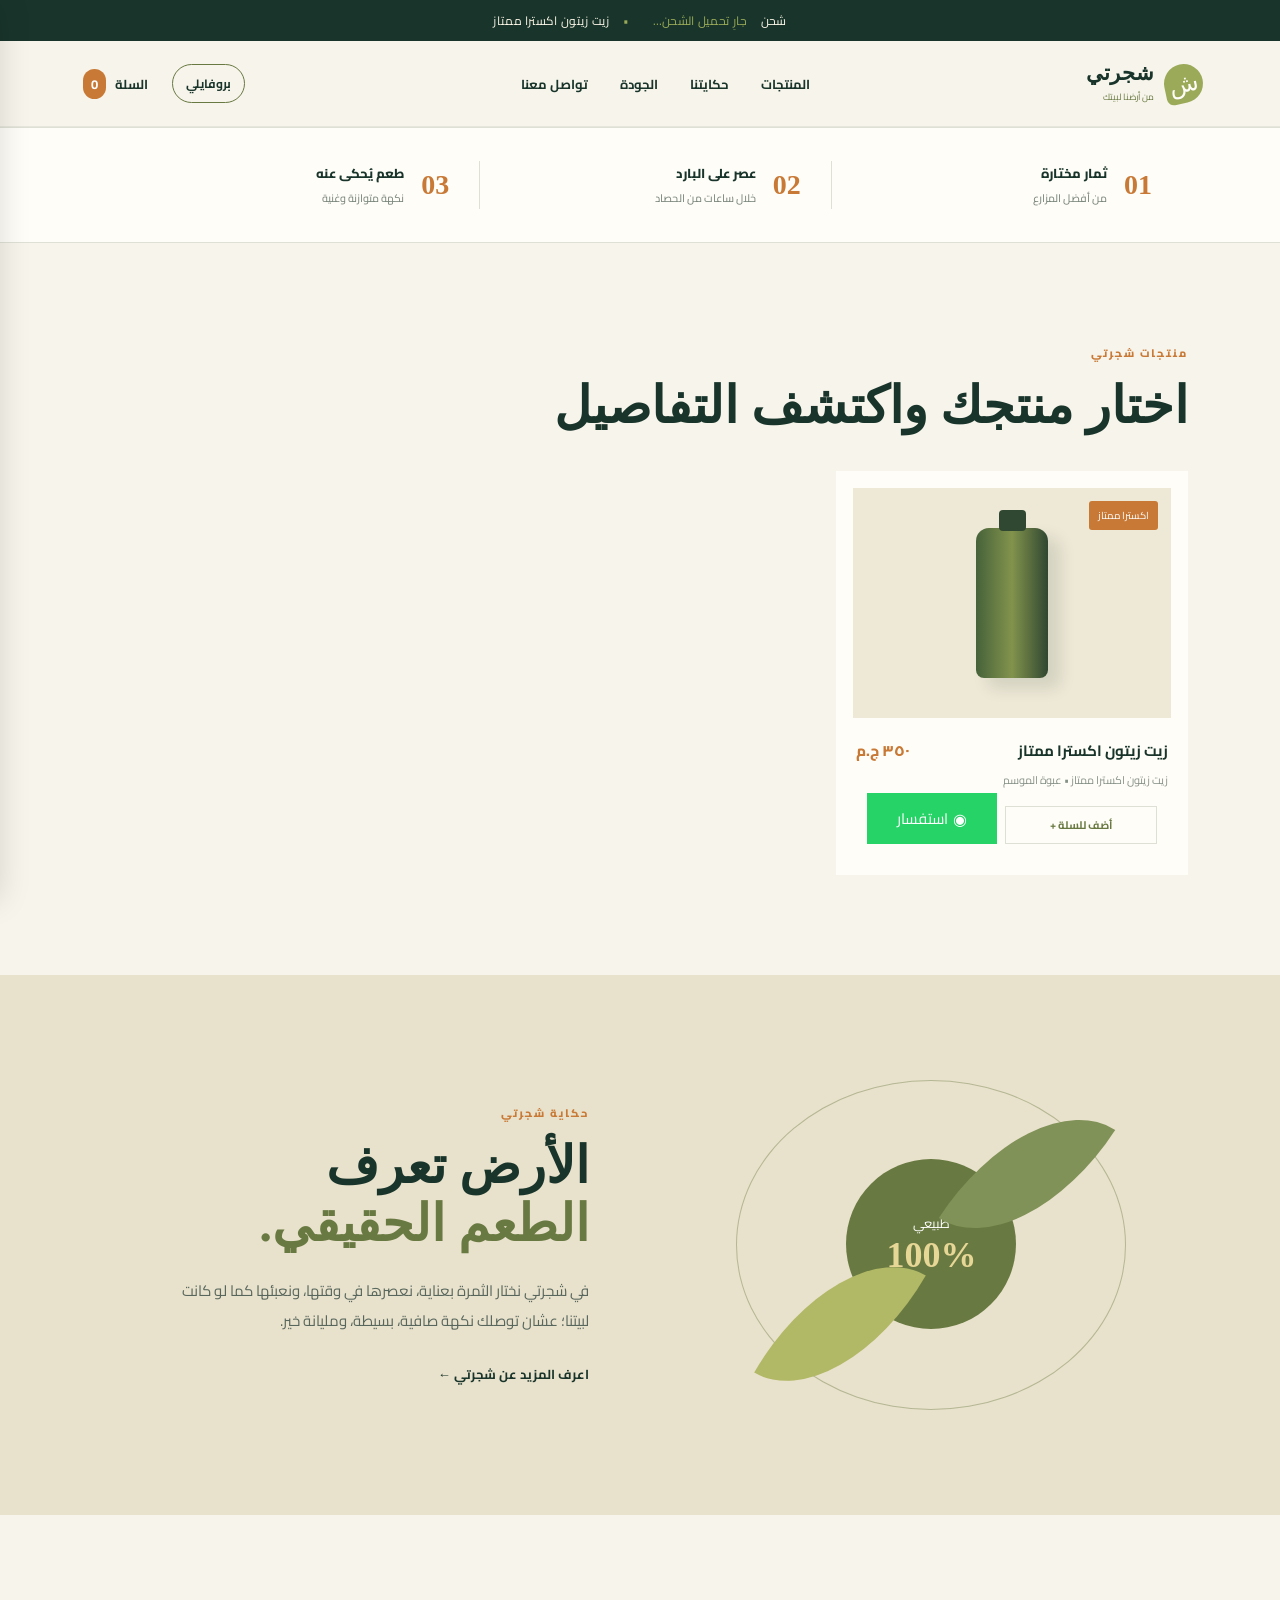
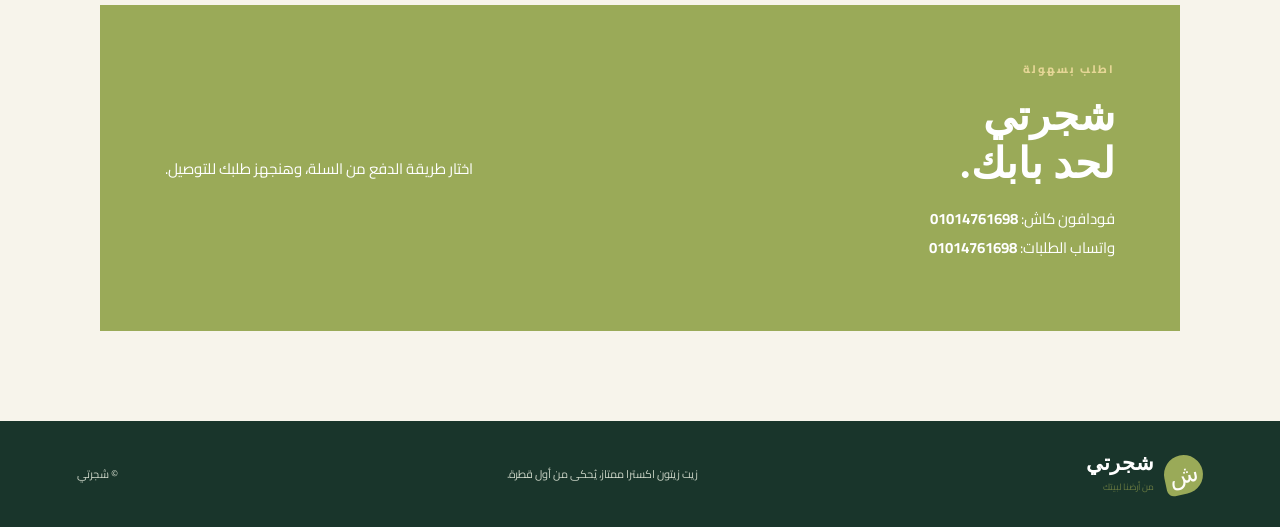
<file: index.html>
<!doctype html>
<html lang="ar" dir="rtl">
  <head>
    <meta charset="UTF-8" />
    <meta name="viewport" content="width=device-width, initial-scale=1.0" />
    <meta name="description" content="شجرتي — زيت زيتون اكسترا ممتاز من المزرعة إلى باب بيتك." />
    <meta name="theme-color" content="#19352b" />
    <meta property="og:type" content="website" />
    <meta property="og:title" content="شجرتي | زيت زيتون اكسترا ممتاز" />
    <meta property="og:description" content="قطرة من الشمس على سفرتك — اطلب زيت شجرتي بسهولة." />
    <meta property="og:locale" content="ar_EG" />
    <link rel="manifest" href="site.webmanifest" />
    <link rel="canonical" href="https://shagartystore-ctrl.github.io/Sh_Store/" />
    <title>شجرتي | زيت زيتون اكسترا ممتاز</title>
    <link rel="preconnect" href="https://fonts.googleapis.com" />
    <link rel="preconnect" href="https://fonts.gstatic.com" crossorigin />
    <link href="https://fonts.googleapis.com/css2?family=Cairo:wght@400;500;600;700;800&family=Playfair+Display:wght@600;700&display=swap" rel="stylesheet" />
    <link rel="stylesheet" href="styles.css" />
    <script type="application/ld+json">{"@context":"https://schema.org","@type":"Organization","name":"شجرتي","description":"زيت زيتون اكسترا ممتاز","telephone":"+201014761698","url":"https://shagartystore-ctrl.github.io/Sh_Store/","sameAs":["https://wa.me/201014761698"]}</script>
    <style>
      .checkout-form{display:grid;gap:10px;margin-top:18px;padding-top:16px;border-top:1px solid #dfe0d5}
      .checkout-form[hidden]{display:none}
      .checkout-form input,.checkout-form textarea{width:100%;box-sizing:border-box;border:1px solid #dfe0d5;padding:11px;font:13px Cairo;background:#fffdf8}
      .checkout-form textarea{min-height:70px;resize:vertical}
      .payment-options{display:grid;gap:8px}.payment-option{display:flex;align-items:center;gap:8px;padding:10px;background:#f3f4ed;border:1px solid transparent;cursor:pointer}.payment-option.selected{border-color:#c87935;background:#fff7eb}.payment-note{font-size:12px;color:#667066;line-height:1.7}.receipt-field{display:grid;gap:5px;padding:10px;background:#fff7eb;border:1px solid #e5c49f}.receipt-field[hidden]{display:none}.receipt-field small{font-size:11px;color:#667066}.cart-footer{max-height:72vh;overflow:auto}.product-image>img,.product-image>video{width:100%;height:100%;object-fit:cover;position:relative;z-index:1}.product-image>video{background:#19352b}.price-old{text-decoration:line-through;color:#89938a;font-size:12px;margin-left:7px}.discount-badge{background:#a94b3d;color:#fff;padding:4px 7px;border-radius:3px;font-size:10px}.intro{position:fixed;inset:0;z-index:100;background:#19352b;display:grid;place-items:center;pointer-events:none;animation:introOut .8s 2.2s forwards}.intro-bottle{width:92px;height:170px;border-radius:16px 16px 10px 10px;background:linear-gradient(90deg,#314d35,#9aaa58,#304731);position:relative;box-shadow:0 20px 40px #0005}.intro-bottle:before{content:'';position:absolute;top:-27px;right:27px;width:38px;height:30px;background:#8a6b40;border-radius:5px}.intro-drop{position:absolute;width:18px;height:26px;border-radius:70% 30% 70% 30%;background:#d8b94d;top:-90px;right:37px;transform:rotate(45deg);animation:dropIn 1.1s .35s ease-in forwards}.intro-label{position:absolute;inset:60px 10px auto;padding:12px 3px;background:#f1e8c9;text-align:center;color:#19352b;font:700 16px Georgia}.account-section,.tracking-section{max-width:1080px;margin:70px auto;padding:36px;background:#fffdf8;border:1px solid #dfe0d5}.account-grid{display:grid;grid-template-columns:1fr 1fr;gap:24px}.account-section input,.account-section textarea,.tracking-section input{width:100%;box-sizing:border-box;border:1px solid #dfe0d5;padding:11px;margin:5px 0;font:13px Cairo}.review-card{padding:14px 0;border-bottom:1px solid #dfe0d5}.stars{color:#c87935;letter-spacing:2px}.status-line{display:flex;gap:8px;flex-wrap:wrap;margin-top:15px}.status-step{padding:8px 12px;border-radius:20px;background:#eef0e8;color:#667066;font-size:12px}.status-step.active{background:#c87935;color:white}@keyframes dropIn{0%{top:-90px;opacity:0}20%{opacity:1}75%{top:105px;opacity:1}100%{top:105px;opacity:0}}@keyframes introOut{to{opacity:0;visibility:hidden}}@media(max-width:700px){.account-grid{grid-template-columns:1fr}.account-section,.tracking-section{margin-inline:22px;padding:24px}}
    </style>
  </head>
  <body>
    <div class="announcement">شحن <span data-shipping-fee>جارِ تحميل الشحن…</span> <span>•</span> زيت زيتون اكسترا ممتاز</div>
    <header class="site-header"><a class="brand" href="#top" aria-label="شجرتي - الصفحة الرئيسية"><span class="brand-mark">ش</span><span><strong>شجرتي</strong><small>من أرضنا لبيتك</small></span></a><nav class="main-nav" aria-label="التنقل الرئيسي"><a href="#products">المنتجات</a><a href="#story">حكايتنا</a><a href="#quality">الجودة</a><a href="#contact">تواصل معنا</a></nav><div class="header-actions"><a class="profile-button" id="profileButton" href="profile.html">بروفايلي</a><button class="cart-button" id="openCart" aria-label="فتح سلة المشتريات">السلة <span id="cartCount">0</span></button></div></header>
    <main id="top">
      <section id="seasonalBanner" class="seasonal-banner" hidden><strong id="seasonalTitle"></strong><span id="seasonalText"></span></section><section class="trust-row" id="quality"><div><strong>01</strong><span>ثمار مختارة<br /><small>من أفضل المزارع</small></span></div><div><strong>02</strong><span>عصر على البارد<br /><small>خلال ساعات من الحصاد</small></span></div><div><strong>03</strong><span>طعم يُحكى عنه<br /><small>نكهة متوازنة وغنية</small></span></div></section>
      <section class="products-section" id="products"><div class="section-heading"><div><p class="eyebrow">منتجات شجرتي</p><h2>اختار منتجك واكتشف التفاصيل</h2></div></div><div class="products-grid" id="productsGrid"></div></section>
      <section class="story" id="story"><div class="story-visual"><div class="story-circle">طبيعي<br /><b>100%</b></div><div class="story-leaf leaf-a"></div><div class="story-leaf leaf-b"></div></div><div class="story-copy"><p class="eyebrow">حكاية شجرتي</p><h2>الأرض تعرف<br /><em>الطعم الحقيقي.</em></h2><p>في شجرتي نختار الثمرة بعناية، نعصرها في وقتها، ونعبئها كما لو كانت لبيتنا؛ عشان توصلك نكهة صافية، بسيطة، ومليانة خير.</p><a class="text-link" href="#contact">اعرف المزيد عن شجرتي ←</a></div></section>
      <section class="newsletter" id="contact"><div><p class="eyebrow">اطلب بسهولة</p><h2>شجرتي<br />لحد بابك.</h2><p class="contact-line">فودافون كاش: <strong data-cash-number>01014761698</strong><br />واتساب الطلبات: <strong>01014761698</strong></p></div><p>اختار طريقة الدفع من السلة، وهنجهز طلبك للتوصيل.</p></section>
    </main>
    <footer class="site-footer"><div class="brand footer-brand"><span class="brand-mark">ش</span><span><strong>شجرتي</strong><small>من أرضنا لبيتك</small></span></div><p>زيت زيتون اكسترا ممتاز، يُحكى من أول قطرة.</p><span>© شجرتي</span></footer>
    <aside class="cart-drawer" id="cartDrawer" aria-hidden="true"><div class="drawer-head"><h2>سلة مشترياتك</h2><button id="closeCart" aria-label="إغلاق السلة">×</button></div><div id="cartItems" class="cart-items"><p class="empty-cart">السلة فاضية لسه.<br />اختار زيتك المفضل!</p></div><div class="cart-footer"><div><span>المنتجات + الشحن</span><strong id="cartTotal">0 ج.م</strong></div><button class="button button-primary" id="checkout" type="button">إتمام الطلب والبيانات</button><form class="checkout-form" id="checkoutForm" hidden><input id="customerName" name="customer_name" placeholder="الاسم بالكامل" required /><input id="customerPhone" name="phone" type="tel" placeholder="رقم الهاتف" required /><textarea id="customerAddress" name="address" placeholder="العنوان بالتفصيل" required></textarea><div class="payment-options"><label class="payment-option selected" data-payment-option="cod"><input type="radio" name="payment_method" value="cod" checked /> الدفع عند الاستلام</label><label class="payment-option" data-payment-option="vodafone_cash"><input type="radio" name="payment_method" value="vodafone_cash" /> تحويل Vodafone Cash</label></div><p class="payment-note">سعر المنتجات + <span data-shipping-fee>جارِ تحميل الشحن…</span> شحن. للتحويل: أرسل الإجمالي الظاهر في السلة إلى <strong data-cash-number>01014761698</strong> ثم اختر Vodafone Cash لرفع صورة الوصل.</p><div class="receipt-field" id="receiptField" hidden><label for="receipt"><strong>ارفع صورة وصل التحويل هنا</strong></label><input id="receipt" name="receipt" type="file" accept="image/jpeg,image/png,image/webp" /><small>الصورة ستصل مباشرة إلى لوحة الأدمن لمراجعة الطلب.</small></div><textarea name="notes" placeholder="ملاحظات إضافية (اختياري)"></textarea><button class="button button-primary" type="submit">تأكيد الطلب</button><p class="admin-msg" id="checkoutMessage"></p></form></div></aside><div class="overlay" id="overlay"></div>
    <script src="script.js?v=whatsapp-details-1"></script>
  </body>
</html>
</file>
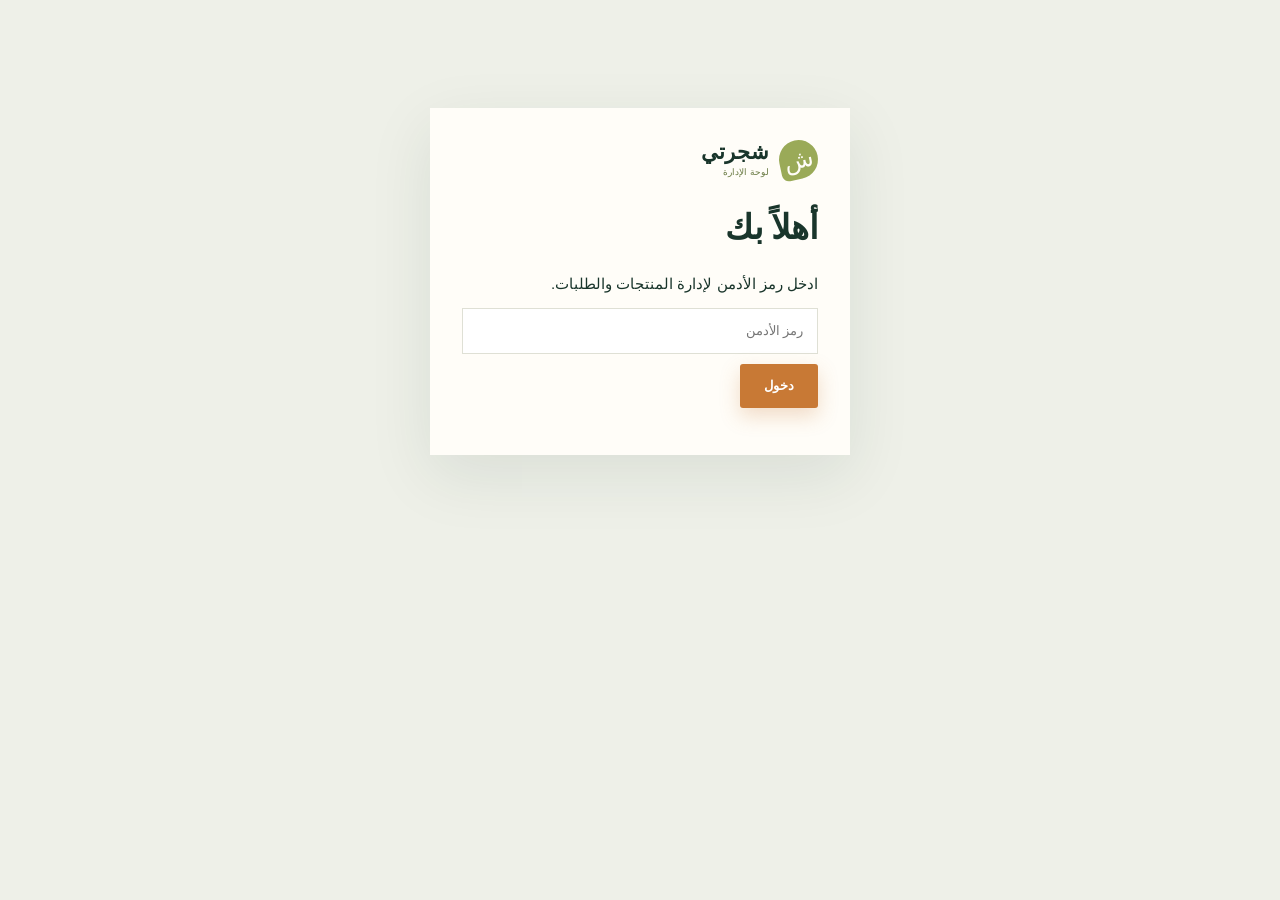
<file: admin.html>
<!doctype html>
<html lang="ar" dir="rtl">
<head>
  <meta charset="UTF-8"><meta name="viewport" content="width=device-width,initial-scale=1"><title>إدارة شجرتي</title><link rel="stylesheet" href="styles.css">
  <style>
    body{background:#eef0e8}.admin{max-width:1200px;margin:auto;padding:40px 22px}.admin-top{display:flex;justify-content:space-between;align-items:center;margin-bottom:30px}.admin h1{font:700 42px Georgia;margin:0}.admin-card{background:#fffdf8;padding:24px;margin-bottom:22px;box-shadow:0 10px 30px #19352b12}.admin-form{display:grid;grid-template-columns:repeat(2,1fr);gap:12px}.admin-form input,.admin-form select,.admin-form textarea{border:1px solid #dfe0d5;padding:12px;font:13px Cairo}.admin-form textarea{min-height:80px;grid-column:1/-1}.admin-form .wide{grid-column:1/-1}.upload-hint{grid-column:1/-1;color:#667066;font-size:12px;margin:0}.admin-table{width:100%;border-collapse:collapse;font-size:12px}.admin-table th,.admin-table td{padding:12px 8px;border-bottom:1px solid #e1e4da;text-align:right;vertical-align:top}.admin-table img,.admin-table video{width:90px;max-height:110px;object-fit:cover;border:1px solid #dfe0d5}.admin-msg{color:#c87935;margin-top:12px}.danger-button{border:0;background:#a94b3d;color:#fff;padding:8px 12px;cursor:pointer;font:700 11px Cairo}.login{max-width:420px;margin:12vh auto;background:#fffdf8;padding:32px;box-shadow:0 20px 60px #19352b18}.login h1{font:700 34px Georgia}.login input{display:block;width:100%;padding:14px;margin:10px 0;border:1px solid #dfe0d5;font:13px Cairo}.order-address{max-width:180px;white-space:normal}@media(max-width:700px){.admin-form{grid-template-columns:1fr}.admin-top{display:block}.admin h1{font-size:34px;margin-bottom:15px}.admin-table{font-size:10px;display:block;overflow-x:auto;white-space:nowrap}.admin-table th,.admin-table td{padding:8px 4px}}
  </style>
</head>
<body>
  <section class="login" id="login"><div class="brand"><span class="brand-mark">ش</span><span><strong>شجرتي</strong><small>لوحة الإدارة</small></span></div><h1>أهلاً بك</h1><p>ادخل رمز الأدمن لإدارة المنتجات والطلبات.</p><input id="adminToken" type="password" placeholder="رمز الأدمن"><button class="button button-primary" id="loginBtn">دخول</button><p class="admin-msg" id="loginMsg"></p></section>
  <main class="admin" id="dashboard" hidden>
    <div class="admin-top"><div><p class="eyebrow">إدارة المتجر</p><h1>لوحة شجرتي</h1></div><button class="button button-dark" id="logout">خروج</button></div>
    <section class="admin-card"><h2>نظرة عامة على المبيعات</h2><div class="stats-grid" id="statsGrid"><div class="stat-card"><small>جارِ التحميل</small><strong>—</strong></div></div></section><section class="admin-card"><h2>إدارة الشحن</h2><form class="shipping-form" id="shippingForm"><label>قيمة الشحن<input id="shippingFee" type="number" min="0" step="1" required></label><label>حد الشحن المجاني<input id="freeShippingThreshold" type="number" min="0" step="1" required></label><label class="seasonal-toggle"><input id="seasonalActive" type="checkbox"> تفعيل العرض الموسمي</label><input id="seasonalTitle" placeholder="عنوان العرض الموسمي"><input id="seasonalText" placeholder="نص العرض الموسمي"><button class="button button-primary" type="submit">حفظ إعدادات الشحن والعروض</button></form><p class="admin-msg" id="shippingMsg">التغيير يطبق على الطلبات الجديدة فقط. عند وصول المنتجات إلى 1000 ج.م أو الحد الذي تحدده، يصبح الشحن مجانيًا. العرض الموسمي يظهر في واجهة المتجر.</p></section><section class="admin-card"><h2>إضافة منتج</h2><form class="admin-form" id="productForm"><input name="name" placeholder="اسم المنتج" required><input name="price" type="number" placeholder="السعر الجديد" required><input name="compare_at_price" type="number" placeholder="السعر قبل العرض (اختياري)"><input name="description" placeholder="الوصف"><select name="category"><option value="oil">زيت</option><option value="gift">هدية</option></select><input name="tag" placeholder="الشارة"><input name="offer_2_price" type="number" min="0" placeholder="سعر العبوة عند شراء 2"><input name="offer_3_price" type="number" min="0" placeholder="سعر العبوة عند شراء 3 أو أكثر"><input name="media_file" id="mediaFile" class="wide" type="file" accept="image/*,video/*" multiple><p class="upload-hint">اكتب السعر الجديد والسعر قبل العرض؛ نسبة الخصم تتحسب تلقائيًا. اختر صورًا أو فيديوهات متعددة لرفعها إلى معرض المنتج. أدخل سعر العبوة المخفض لعروض شراء 2 أو 3+.</p><input name="image_url" class="wide" placeholder="رابط وسائط اختياري إذا لم ترفع ملفًا"><button class="button button-primary wide" id="addProductButton">إضافة المنتج</button></form><p class="admin-msg" id="productMsg"></p></section>
    <section class="admin-card"><h2>المنتجات</h2><div id="productsTable">جارِ التحميل…</div></section>
    <section class="admin-card"><h2>الطلبات ومراحلها</h2><button class="button button-dark" id="exportOrders">تصدير الطلبات CSV</button><div id="ordersTable">جارِ التحميل…</div></section><section class="admin-card"><h2>تقييمات العملاء</h2><div id="reviewsTable">جارِ التحميل…</div></section>
  </main>
  <script>
    const API_BASE='https://shagarty-store-api.youssefzeweil1.workers.dev';
    const CLOUDINARY_CLOUD='a0lp5nsw';
    const CLOUDINARY_PRESET='shagarty_products';
    let token=sessionStorage.getItem('shagarty_admin_token')||'';
    const $=(selector)=>document.querySelector(selector);
    const api=async(path,options={})=>{const headers={...(options.body instanceof FormData?{}:{'Content-Type':'application/json'}),'X-Admin-Token':token,...(options.headers||{})};const response=await fetch(API_BASE+path,{...options,headers});const data=await response.json();if(!response.ok)throw Error(data.error||'حدث خطأ');return data};
    const escapeHTML=(value)=>String(value??'').replace(/[&<>'"`]/g,(char)=>({'&':'&amp;','<':'&lt;','>':'&gt;',"'":'&#39;',"\"":'&quot;', '`':'&#96;'})[char]); const safeURL=(value)=>{const url=String(value??'');return /^(https:\/\/|data:image\/)/i.test(url)?url:''};
    const paymentLabel=(value)=>value==='vodafone_cash'?'Vodafone Cash':'الدفع عند الاستلام';
    const mediaPreview=(item)=>{const url=safeURL(item.image_url);return url?(item.media_type==='video'?`<video src="${url}" controls muted playsinline preload="metadata"></video>`:`<img src="${url}" alt="${escapeHTML(item.name)}">`):'بدون وسائط'};
    async function uploadToCloudinary(file){const resourceType=file.type.startsWith('video/')?'video':'image';const form=new FormData();form.append('file',file);form.append('upload_preset',CLOUDINARY_PRESET);const response=await fetch(`https://api.cloudinary.com/v1_1/${CLOUDINARY_CLOUD}/${resourceType}/upload`,{method:'POST',body:form});const data=await response.json();if(!response.ok)throw Error(data.error?.message||'فشل رفع الملف إلى Cloudinary');return {url:data.secure_url,media_type:resourceType};}
    function show(){$('#login').hidden=true;$('#dashboard').hidden=false;loadAll()}
    async function loadStats(){try{const data=await api('/api/admin/stats');const x=data.summary||{};$('#statsGrid').innerHTML=[['إجمالي المبيعات',`${Number(x.gross_sales||0).toLocaleString('ar-EG')} ج.م`],['عدد الطلبات',x.orders_count??0],['متوسط الطلب',`${Number(x.average_order||0).toLocaleString('ar-EG')} ج.م`],['طلبات مفتوحة',x.open_orders??0],['مبيعات مُسلّمة',`${Number(x.delivered_sales||0).toLocaleString('ar-EG')} ج.م`],['آخر 7 أيام',`${Number(x.last_7_days_sales||0).toLocaleString('ar-EG')} ج.م`],['آخر 30 يومًا',`${Number(x.last_30_days_sales||0).toLocaleString('ar-EG')} ج.م`]].map(([label,value])=>`<div class="stat-card"><small>${label}</small><strong>${value}</strong></div>`).join('')}catch(error){$('#statsGrid').innerHTML=`<p class="admin-msg">${error.message}</p>`}}
async function loadSettings(){try{const data=await api('/api/admin/settings');$('#shippingFee').value=data.shipping_fee;$('#freeShippingThreshold').value=data.free_shipping_threshold ?? 1000;$('#seasonalActive').checked=Boolean(data.seasonal_active);$('#seasonalTitle').value=data.seasonal_title||'';$('#seasonalText').value=data.seasonal_text||''}catch(error){$('#shippingMsg').textContent=error.message}}
async function loadAll(){try{await Promise.all([loadStats(),loadSettings()]);const products=await api('/api/admin/products');$('#productsTable').innerHTML=products.products.length?'<table class="admin-table"><tr><th>الوسائط</th><th>المنتج</th><th>السعر</th><th>الخصم</th><th>التصنيف</th><th>الحالة</th><th>إجراء</th></tr>'+products.products.map((x)=>`<tr><td>${mediaPreview(x)}</td><td>${escapeHTML(x.name)}</td><td>${x.compare_at_price > x.price ? `<span class="price-old">${x.compare_at_price} ج.م</span> ${x.price} ج.م` : `${x.price} ج.م`}</td><td>${x.discount_percentage ? `${x.discount_percentage}%` : '—'}</td><td>${escapeHTML(x.category)}</td><td>${x.active?'نشط':'محذوف'}</td><td>${x.active?`<button class="danger-button" data-delete-product="${x.id}">حذف المنتج</button>`:'محذوف'}</td></tr>`).join('')+'</table>':'لا توجد منتجات.';document.querySelectorAll('[data-delete-product]').forEach((button)=>button.onclick=()=>deleteProduct(Number(button.dataset.deleteProduct)));const orders=await api('/api/admin/orders');$('#ordersTable').innerHTML=orders.orders.length?'<table class="admin-table"><tr><th>#</th><th>العميل والبروفايل</th><th>التواصل والعنوان</th><th>الدفع</th><th>الإجمالي</th><th>الإيصال</th><th>الحالة والتحكم</th></tr>'+orders.orders.map((x)=>`<tr><td>${escapeHTML(x.id)}<br><small>${escapeHTML(x.created_at)}</small></td><td>${escapeHTML(x.customer_name)}<br>${escapeHTML(x.phone)}<br><small>${escapeHTML(x.profile_name||'طلب بدون بروفايل')}</small></td><td class="order-address">${escapeHTML(x.address)}<br>${escapeHTML(x.notes||'')}</td><td>${paymentLabel(x.payment_method)}<br>الشحن: ${x.shipping_fee??80} ج.م</td><td>${escapeHTML(x.total)} ج.م</td><td>${x.receipt_data?`<a href="${safeURL(x.receipt_data)}" target="_blank" rel="noopener"><img src="${safeURL(x.receipt_data)}" alt="إيصال الطلب ${x.id}"></a>`:'لا يوجد'}</td><td><select data-order-status="${x.id}"><option value="new" ${x.status==='new'?'selected':''}>جديد</option><option value="confirmed" ${x.status==='confirmed'?'selected':''}>تم التأكيد</option><option value="preparing" ${x.status==='preparing'?'selected':''}>قيد التجهيز</option><option value="shipped" ${x.status==='shipped'?'selected':''}>خرج للتوصيل</option><option value="delivered" ${x.status==='delivered'?'selected':''}>تم التسليم</option><option value="cancelled" ${x.status==='cancelled'?'selected':''}>ملغي</option></select></td></tr>`).join('')+'</table>':'لا توجد طلبات بعد.';document.querySelectorAll('[data-order-status]').forEach((select)=>select.onchange=()=>updateOrderStatus(Number(select.dataset.orderStatus),select.value));const reviews=await api('/api/admin/reviews');$('#reviewsTable').innerHTML=reviews.reviews.length?reviews.reviews.map((review)=>`<div class="review-card"><strong>${escapeHTML(review.product_name)} — ${escapeHTML(review.name)}</strong><div>${'★'.repeat(review.rating)}${'☆'.repeat(5-review.rating)}</div><p>${escapeHTML(review.comment||'')}</p>${review.image_url?`<img src="${safeURL(review.image_url)}" style="width:90px" alt="صورة تقييم">`:''}</div>`).join(''):'لا توجد تقييمات بعد.'}catch(error){$('#productMsg').textContent=error.message}}
    async function updateOrderStatus(id,status){try{await api(`/api/admin/orders/${id}`,{method:'PATCH',body:JSON.stringify({status})});$('#productMsg').textContent='تم تحديث مرحلة الطلب.'}catch(error){$('#productMsg').textContent=error.message}}
    async function deleteProduct(id){if(!confirm('هل تريد حذف هذا المنتج من المتجر؟'))return;try{await api(`/api/admin/products/${id}`,{method:'DELETE'});$('#productMsg').textContent='تم حذف المنتج من المتجر.';loadAll()}catch(error){$('#productMsg').textContent=error.message}}
    $('#loginBtn').onclick=async()=>{token=$('#adminToken').value.trim();try{await api('/api/admin/products');sessionStorage.setItem('shagarty_admin_token',token);show()}catch(error){$('#loginMsg').textContent='الرمز غير صحيح أو الـ API غير منشور بعد.'}};
    $('#shippingForm').onsubmit=async(event)=>{event.preventDefault();try{const data=await api('/api/admin/settings',{method:'PATCH',body:JSON.stringify({shipping_fee:Number($('#shippingFee').value),free_shipping_threshold:Number($('#freeShippingThreshold').value),seasonal_active:$('#seasonalActive').checked,seasonal_title:$('#seasonalTitle').value,seasonal_text:$('#seasonalText').value})});$('#shippingFee').value=data.shipping_fee;$('#shippingMsg').textContent='تم حفظ الشحن بنجاح. سيُطبّق على الطلبات الجديدة فقط.';loadStats()}catch(error){$('#shippingMsg').textContent=error.message}};
    $('#logout').onclick=()=>{sessionStorage.removeItem('shagarty_admin_token');location.reload()};
    $('#productForm').onsubmit=async(event)=>{event.preventDefault();const button=$('#addProductButton');button.disabled=true;$('#productMsg').textContent='جارِ رفع الوسيط وإضافة المنتج…';try{const form=new FormData(event.target);const files=[...form.getAll('media_file')].filter((file)=>file.size);let media={url:form.get('image_url').trim(),media_type:'image'};const gallery=[];for(const file of files){const uploaded=await uploadToCloudinary(file);gallery.push(uploaded);if(!media.url)media=uploaded}await api('/api/admin/products',{method:'POST',body:JSON.stringify({name:form.get('name'),price:form.get('price'),compare_at_price:form.get('compare_at_price'),description:form.get('description'),category:form.get('category'),tag:form.get('tag'),image_url:media.url,media_type:media.media_type,gallery,offer_2_price:form.get('offer_2_price'),offer_3_price:form.get('offer_3_price')})});event.target.reset();$('#productMsg').textContent='تمت إضافة المنتج والوسيط بنجاح.';loadAll()}catch(error){$('#productMsg').textContent=error.message}finally{button.disabled=false}};
    $('#exportOrders').onclick=async()=>{try{const data=await api('/api/admin/orders');const rows=[['رقم الطلب','العميل','الهاتف','الحالة','طريقة الدفع','الشحن','الإجمالي','التاريخ'],...data.orders.map((x)=>[x.id,x.customer_name,x.phone,x.status,paymentLabel(x.payment_method),x.shipping_fee,x.total,x.created_at])];const csv='\ufeff'+rows.map((row)=>row.map((cell)=>'"'+String(cell??'').replaceAll('"','""')+'"').join(',')).join('\n');const blob=new Blob([csv],{type:'text/csv;charset=utf-8'});const a=document.createElement('a');a.href=URL.createObjectURL(blob);a.download='shagarty-orders.csv';a.click();URL.revokeObjectURL(a.href)}catch(error){$('#productMsg').textContent=error.message}}; if(token)show();
  </script>
</body>
</html>
</file>
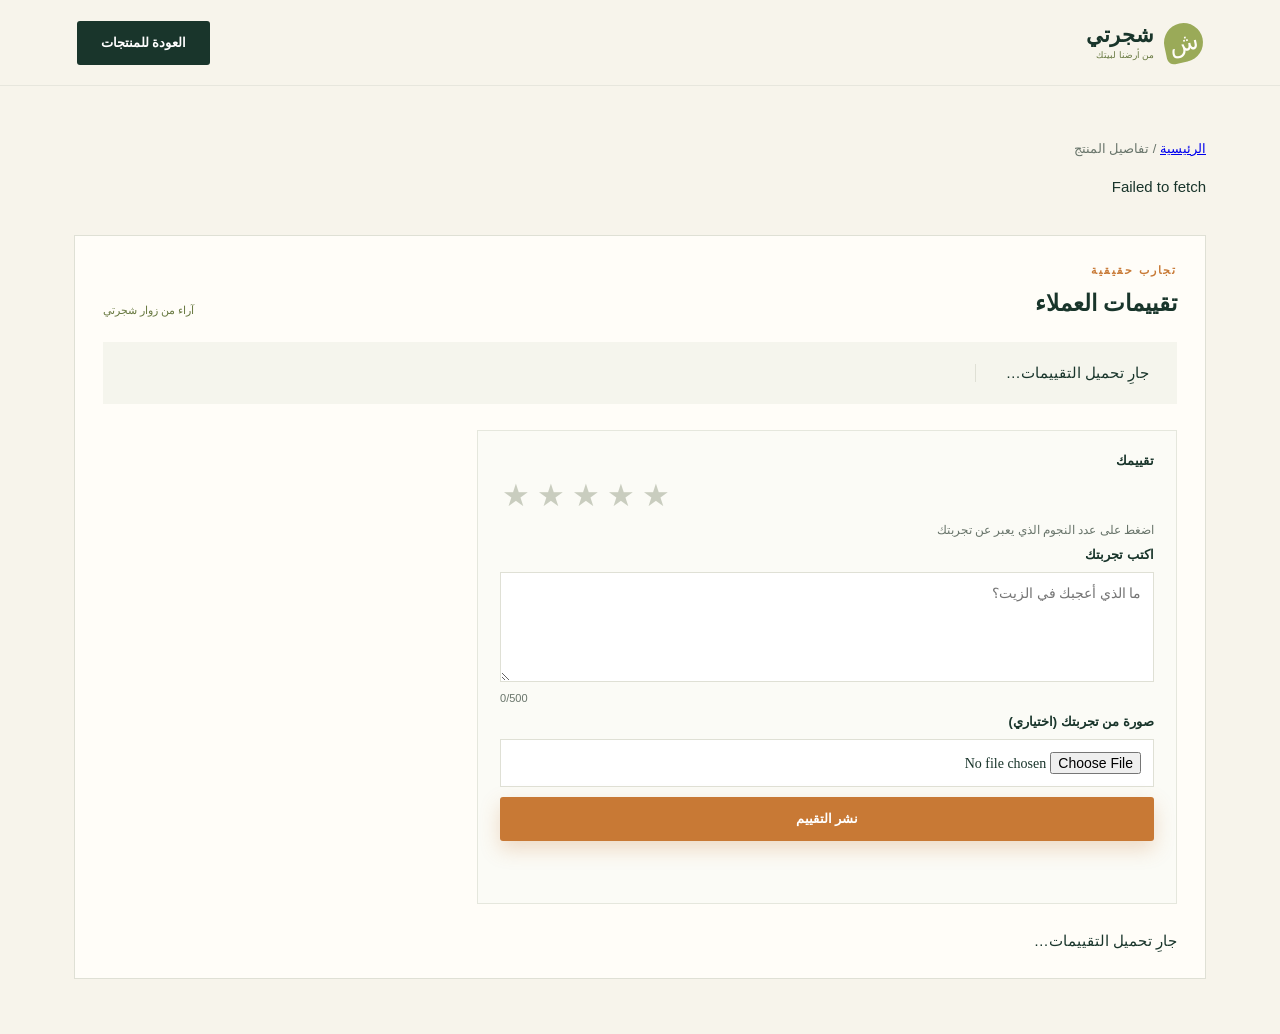
<file: product.html>
<!doctype html>
<html lang="ar" dir="rtl">
<head>
  <meta charset="UTF-8"><meta name="viewport" content="width=device-width,initial-scale=1">
  <meta name="description" content="تفاصيل منتج شجرتي وتقييمات العملاء">
  <title>تفاصيل المنتج | شجرتي</title><link rel="stylesheet" href="styles.css">
  <style>
    .product-page{max-width:1180px;margin:55px auto;padding:0 24px}.breadcrumbs{color:#69756b;font-size:13px;margin-bottom:22px}.product-detail{display:grid;grid-template-columns:1.05fr .95fr;gap:46px;background:#fffdf8;border:1px solid #dfe0d5;padding:30px}.detail-media{min-height:430px;display:grid;place-items:center;background:#f3f4ed}.detail-media img,.detail-media video{max-width:100%;max-height:520px;width:100%;height:100%;object-fit:contain}.detail-info h1{font-size:36px;margin:0 0 14px}.detail-info .description{line-height:2;color:#5f6b61}.rating-summary{color:#c87935;font-size:20px;margin:18px 0}.rating-summary small{font-size:12px;color:#69756b}.buy-box{border-top:1px solid #dfe0d5;margin-top:24px;padding-top:20px}.buy-box .button{width:100%;margin-top:12px}.reviews-area{margin-top:40px;background:#fffdf8;border:1px solid #dfe0d5;padding:28px}.reviews-heading{display:flex;justify-content:space-between;align-items:end;gap:20px}.reviews-heading h2{margin:0}.reviews-summary{display:grid;grid-template-columns:180px 1fr;gap:28px;margin:25px 0;padding:22px;background:#f5f5ed}.average-rating{text-align:center;border-left:1px solid #dfe0d5;padding-left:24px}.average-rating strong{display:block;font:700 46px Georgia;color:#19352b}.stars{color:#c87935;letter-spacing:2px;font-size:20px}.rating-count{display:block;color:#69756b;font-size:12px;margin-top:5px}.distribution{display:grid;gap:6px;align-content:center}.rating-row{display:grid;grid-template-columns:45px 1fr 32px;align-items:center;gap:8px;font-size:12px;color:#69756b}.rating-track{height:8px;background:#e2e5d9;border-radius:8px;overflow:hidden}.rating-fill{height:100%;background:#c87935;border-radius:8px}.review-form{display:grid;gap:10px;max-width:700px;margin-top:26px;padding:22px;border:1px solid #e5e7dd;background:#fbfbf6}.review-form textarea,.review-form input{padding:12px;border:1px solid #dfe0d5;background:white;font:14px Cairo}.review-form textarea{min-height:110px;resize:vertical}.review-form label{font-size:13px;font-weight:700}.star-picker{display:flex;direction:ltr;justify-content:flex-start;gap:3px}.star-picker button{border:0;background:transparent;color:#c9cdbf;font-size:31px;line-height:1;cursor:pointer;padding:2px}.star-picker button:hover,.star-picker button.active{color:#c87935}.rating-hint{color:#69756b;font-size:12px;margin:0}.review-image-preview{display:none;max-width:110px;max-height:110px;object-fit:cover;border:1px solid #dfe0d5}.review-image-preview.visible{display:block}.char-count{font-size:11px;color:#69756b;text-align:left;direction:ltr}.review-list{margin-top:28px}.review-card{padding:18px 0;border-bottom:1px solid #dfe0d5}.review-card-head{display:flex;align-items:center;justify-content:space-between;gap:12px}.review-author{display:flex;align-items:center;gap:9px}.review-avatar,.review-avatar-fallback{width:38px;height:38px;border-radius:50%;object-fit:cover;background:#9aaa58;color:#fff;display:grid;place-items:center;font-weight:700;font-size:15px}.review-card-head strong{font-size:15px}.review-date{font-size:11px;color:#89938a}.review-card p{line-height:1.9;color:#566359;margin:9px 0}.review-card img{max-width:150px;max-height:150px;object-fit:cover;margin-top:8px;border-radius:4px}.media-thumbs{display:flex;gap:6px;flex-wrap:wrap;margin-top:10px}.media-thumbs button{border:1px solid #dfe0d5;background:#fff;padding:7px;cursor:pointer;font:11px Cairo}.quantity-offers{display:grid;gap:5px;margin-top:12px;color:#687941;font-size:12px}.verified-badge{color:#687941;font-size:11px}.review-verified{color:#687941;font-size:11px;font-weight:700}.anonymous-note{color:#69756b;font-size:13px}@media(max-width:760px){.product-detail{grid-template-columns:1fr;padding:16px}.detail-info h1{font-size:28px}.reviews-summary{grid-template-columns:1fr}.average-rating{border-left:0;border-bottom:1px solid #dfe0d5;padding:0 0 18px}.reviews-heading{display:block}.reviews-heading h2{font-size:31px}}
  </style>
</head>
<body>
  <header class="site-header"><a class="brand" href="index.html"><span class="brand-mark">ش</span><span><strong>شجرتي</strong><small>من أرضنا لبيتك</small></span></a><a class="button button-dark" href="index.html#products">العودة للمنتجات</a></header>
  <main class="product-page">
    <div class="breadcrumbs"><a href="index.html">الرئيسية</a> / تفاصيل المنتج</div>
    <div id="productDetail">جارِ تحميل المنتج…</div>
    <section class="reviews-area">
      <div class="reviews-heading"><div><p class="eyebrow">تجارب حقيقية</p><h2>تقييمات العملاء</h2></div><span class="verified-badge">آراء من زوار شجرتي</span></div>
      <div id="reviewsSummary" class="reviews-summary"><div class="average-rating">جارِ تحميل التقييمات…</div></div>
      <form id="reviewForm" class="review-form">
        <label>تقييمك</label><div class="star-picker" id="starPicker" role="radiogroup" aria-label="اختر تقييمًا من خمس نجوم"><button type="button" data-rating="1" aria-label="نجمة واحدة">★</button><button type="button" data-rating="2" aria-label="نجمتان">★</button><button type="button" data-rating="3" aria-label="3 نجوم">★</button><button type="button" data-rating="4" aria-label="4 نجوم">★</button><button type="button" data-rating="5" aria-label="5 نجوم">★</button></div><input type="hidden" name="rating" id="ratingValue"><p class="rating-hint" id="ratingHint">اضغط على عدد النجوم الذي يعبر عن تجربتك</p>
        <label for="reviewComment">اكتب تجربتك</label><textarea id="reviewComment" name="comment" maxlength="500" placeholder="ما الذي أعجبك في الزيت؟" required></textarea><div class="char-count"><span id="commentCount">0</span>/500</div>
        <label for="reviewImage">صورة من تجربتك (اختياري)</label><input id="reviewImage" name="review_image" type="file" accept="image/jpeg,image/png,image/webp"><img id="reviewImagePreview" class="review-image-preview" alt="معاينة صورة التقييم">
        <button class="button button-primary" id="reviewSubmit" type="submit">نشر التقييم</button><p id="reviewMessage" class="admin-msg" aria-live="polite"></p>
      </form>
      <div id="reviewList" class="review-list">جارِ تحميل التقييمات…</div>
    </section>
  </main>
  <script src="product.js?v=whatsapp-details-1"></script>
</body>
</html>
</file>
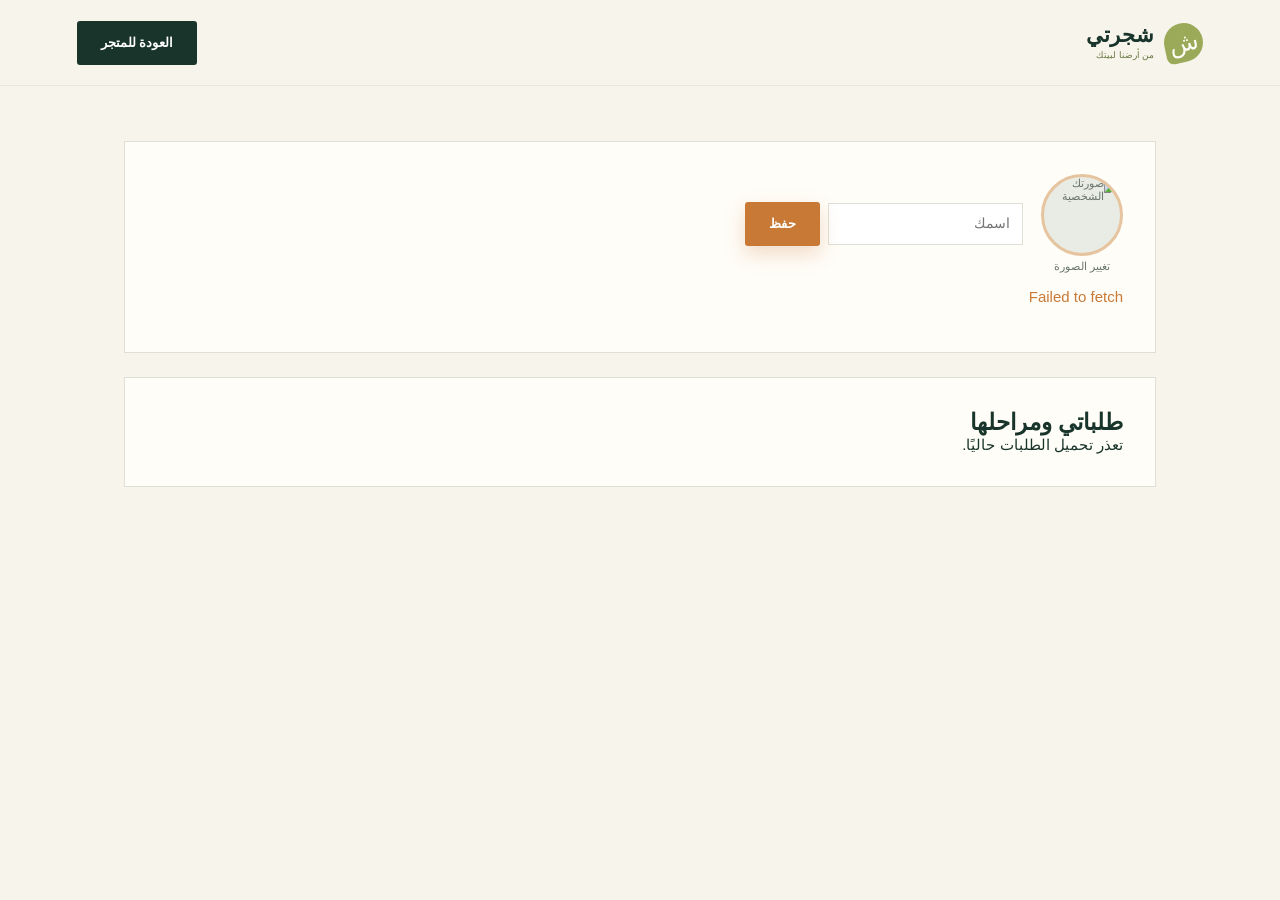
<file: profile.html>
<!doctype html>
<html lang="ar" dir="rtl"><head><meta charset="UTF-8"><meta name="viewport" content="width=device-width, initial-scale=1"><title>بروفايلي وطلباتي | شجرتي</title><link rel="stylesheet" href="styles.css"><style>
.profile-page{max-width:1080px;margin:55px auto;padding:0 24px}.profile-hero,.orders-panel{background:#fffdf8;border:1px solid #dfe0d5;padding:32px;margin-bottom:24px}.profile-hero h1{font:700 42px Georgia;margin:0 0 12px}.profile-page .profile-form{max-width:700px}.profile-identity{display:flex;align-items:center;gap:18px}.avatar-picker{position:relative;display:grid;place-items:center;gap:4px;color:#69756b;font-size:11px;cursor:pointer}.avatar-picker img{width:82px;height:82px;border-radius:50%;object-fit:cover;background:#e9ece4;border:3px solid #e5c49f}.avatar-picker input{position:absolute;inset:0;opacity:0;cursor:pointer}.profile-page .profile-form{display:flex;align-items:center;gap:8px;margin:0}.profile-page .profile-form input{background:#fff;border:1px solid #dfe0d5;padding:12px;font:14px Cairo}.profile-message{color:#c87935}.profile-order{border:1px solid #dfe0d5;padding:20px;margin-top:16px;background:#f8f7f0}.profile-order-head{display:flex;justify-content:space-between;gap:12px;align-items:center}.profile-order-head strong{font-size:18px}.profile-order-head span{color:#c87935;font-weight:700}.order-date{font-size:12px;color:#69756b}.profile-stages{display:flex;gap:7px;flex-wrap:wrap;margin-top:18px}.profile-stages span{background:#e9ece4;color:#69756b;border-radius:18px;padding:8px 12px;font-size:12px}.profile-stages span.active{background:#c87935;color:white}.empty-orders{padding:30px 0;color:#69756b}@media(max-width:650px){.profile-identity{align-items:stretch}.profile-page .profile-form{flex:1}.profile-page .profile-form input{min-width:0}.profile-order-head{display:grid}}
</style></head><body><header class="site-header"><a class="brand" href="index.html"><span class="brand-mark">ش</span><span><strong>شجرتي</strong><small>من أرضنا لبيتك</small></span></a><a class="button button-dark" href="index.html#products">العودة للمتجر</a></header><main class="profile-page"><section class="profile-hero"><div class="profile-identity"><label class="avatar-picker" for="avatarFile"><img id="avatarPreview" alt="صورتك الشخصية"><span>تغيير الصورة</span><input id="avatarFile" type="file" accept="image/jpeg,image/png,image/webp"></label><form id="profileForm" class="profile-form"><input name="name" placeholder="اسمك" aria-label="اسم الحساب" required><button class="button button-primary" type="submit">حفظ</button></form></div><p id="profileMessage" class="profile-message" aria-live="polite"></p></section><section class="orders-panel"><h2>طلباتي ومراحلها</h2><div id="ordersList">جارِ تحميل الطلبات…</div></section></main><script src="profile.js"></script></body></html>
</file>
<file: styles.css>
:root{--ink:#19352b;--olive:#687941;--lime:#9aaa58;--cream:#f7f4eb;--paper:#fffdf8;--sand:#e9e0ca;--orange:#c87935;--line:#dfe0d5;--shadow:0 25px 70px #19352b18}*{box-sizing:border-box}html{scroll-behavior:smooth}body{margin:0;background:var(--cream);color:var(--ink);font-family:Cairo,Arial,sans-serif;font-size:15px}.announcement{background:var(--ink);color:#fff8e9;text-align:center;font-size:12px;letter-spacing:.3px;padding:9px}.announcement span{color:var(--lime);padding:0 10px}.site-header{height:86px;display:flex;align-items:center;justify-content:space-between;padding:0 clamp(22px,6vw,92px);background:var(--cream);border-bottom:1px solid #19352b12;position:sticky;top:0;z-index:10}.brand{display:flex;align-items:center;gap:10px;color:var(--ink);text-decoration:none}.brand-mark{width:39px;height:39px;border-radius:50% 50% 50% 7px;background:var(--lime);display:grid;place-items:center;font-family:Georgia,serif;font-size:24px;color:var(--paper);transform:rotate(-12deg)}.brand strong{display:block;font-family:Georgia,serif;font-size:21px;line-height:1}.brand small{font-size:9px;color:var(--olive);display:block;margin-top:4px}.main-nav{display:flex;gap:32px}.main-nav a,.text-link{color:var(--ink);text-decoration:none;font-size:13px;font-weight:700}.main-nav a:hover,.text-link:hover{color:var(--orange)}.cart-button{background:none;border:0;color:var(--ink);font:700 13px Cairo;cursor:pointer}.cart-button span{background:var(--orange);color:#fff;border-radius:20px;padding:3px 8px;margin-right:6px}.hero{min-height:620px;display:grid;grid-template-columns:1fr 1fr;gap:4vw;align-items:center;max-width:1250px;margin:auto;padding:58px clamp(22px,6vw,92px) 76px}.hero-copy{max-width:550px}.eyebrow{color:var(--orange);font-size:11px;letter-spacing:2px;font-weight:800;margin:0 0 14px}.hero h1,h2{font-family:Georgia,'Times New Roman',serif;font-weight:700;line-height:1.14;margin:0}.hero h1{font-size:clamp(50px,6vw,82px);letter-spacing:-2px}.hero h1 em,h2 em{color:var(--olive);font-style:normal}.hero-text{color:#566359;line-height:2;margin:22px 0;max-width:470px}.hero-actions{display:flex;align-items:center;gap:26px}.button{border:0;border-radius:3px;padding:14px 24px;font:700 13px Cairo;cursor:pointer;display:inline-flex;align-items:center;justify-content:center;gap:12px;text-decoration:none}.button-primary{background:var(--orange);color:white;box-shadow:0 8px 20px #c8793540}.button-primary:hover{background:#ad6327}.button-dark{background:var(--ink);color:white}.hero-notes{display:flex;flex-wrap:wrap;gap:18px;margin-top:45px;color:var(--olive);font-size:11px;font-weight:700}.hero-art{height:430px;position:relative;background:#e8e1cb;border-radius:50% 50% 45% 45%;overflow:hidden}.sun{width:280px;height:280px;border-radius:50%;background:#dbbf64;position:absolute;top:28px;right:100px;opacity:.65}.bottle{position:absolute;width:155px;height:276px;bottom:36px;right:calc(50% - 78px);background:linear-gradient(90deg,#3d593a,#71834a 50%,#304731);border-radius:24px 24px 15px 15px;box-shadow:22px 20px 25px #19352b25}.bottle:before{content:'';position:absolute;top:-30px;right:50px;width:55px;height:36px;background:#243d2c;border-radius:6px 6px 2px 2px}.bottle-cap{position:absolute;top:-38px;right:57px;width:42px;height:12px;background:#8a6b40;border-radius:5px}.bottle-label{position:absolute;top:96px;left:16px;right:16px;height:115px;background:#f1e8c9;color:var(--ink);text-align:center;padding:13px 4px;transform:rotate(-2deg)}.bottle-label b{font:700 20px Georgia;display:block}.bottle-label small{display:block;font-size:8px;color:var(--orange);margin:5px}.bottle-label span{font-size:8px;display:block;border-top:1px solid #68794155;padding-top:6px}.olive-branch{position:absolute;width:180px;height:110px;border-top:4px solid var(--olive);transform:rotate(35deg)}.branch-one{left:20px;top:105px}.branch-two{right:12px;bottom:55px;transform:rotate(-25deg)}.olive-branch i{position:absolute;width:13px;height:26px;border-radius:100% 0;background:var(--olive);transform:rotate(40deg)}.olive-branch i:nth-child(1){left:24px;top:0}.olive-branch i:nth-child(2){left:56px;top:14px}.olive-branch i:nth-child(3){left:91px;top:2px}.olive-branch i:nth-child(4){left:122px;top:18px}.olive-branch i:nth-child(5){left:150px;top:0}.trust-row{background:var(--paper);display:grid;grid-template-columns:repeat(3,1fr);padding:33px clamp(22px,10vw,155px);gap:30px;border-block:1px solid var(--line)}.trust-row div{display:flex;align-items:center;gap:17px;border-left:1px solid var(--line);padding-left:28px}.trust-row div:last-child{border:0}.trust-row strong{font:700 28px Georgia;color:var(--orange)}.trust-row span{font-weight:800;font-size:13px}.trust-row small{font-weight:500;color:#7c887e}.products-section{max-width:1250px;margin:auto;padding:100px clamp(22px,6vw,92px)}.section-heading{display:flex;align-items:end;justify-content:space-between;margin-bottom:36px}.section-heading h2,.story h2,.newsletter h2{font-size:clamp(35px,4vw,52px)}.filters{display:flex;gap:7px}.filter{font:700 12px Cairo;color:var(--olive);border:1px solid var(--line);background:transparent;padding:8px 17px;cursor:pointer;border-radius:20px}.filter.active,.filter:hover{background:var(--olive);border-color:var(--olive);color:white}.products-grid{display:grid;grid-template-columns:repeat(3,1fr);gap:20px}.product-card{background:var(--paper);padding:17px;position:relative;transition:transform .25s,box-shadow .25s}.product-card:hover{transform:translateY(-6px);box-shadow:var(--shadow)}.product-image{height:230px;background:#eee8d6;display:grid;place-items:center;position:relative;overflow:hidden}.product-image:after{content:'ز';font:100px Georgia;color:#d7c77e;opacity:.45;transform:rotate(-15deg)}.product-image .mini-bottle{width:72px;height:150px;background:linear-gradient(90deg,#46623a,#82934c,#304731);border-radius:13px 13px 8px 8px;position:absolute;z-index:1;box-shadow:12px 10px 16px #19352b20}.product-image .mini-bottle:before{content:'';position:absolute;top:-18px;right:22px;width:27px;height:21px;background:#304731;border-radius:4px}.product-tag{position:absolute;top:13px;right:13px;background:var(--orange);color:white;border-radius:3px;padding:5px 9px;font-size:10px;z-index:2}.product-info{padding:18px 3px 3px;display:flex;justify-content:space-between;gap:10px}.product-info h3{font-size:15px;margin:0 0 5px}.product-info p{font-size:11px;color:#859087;margin:0}.price{font-weight:800;color:var(--orange);white-space:nowrap}.add-product{background:none;border:1px solid var(--line);color:var(--olive);font:700 11px Cairo;padding:8px 10px;cursor:pointer;margin-top:13px;width:100%}.add-product:hover{background:var(--olive);color:#fff}.story{background:#e8e1cb;display:grid;grid-template-columns:1fr 1fr;gap:8vw;align-items:center;padding:105px clamp(22px,12vw,180px)}.story-visual{height:330px;position:relative;border:1px solid #68794166;border-radius:50%;max-width:390px}.story-circle{position:absolute;width:170px;height:170px;border-radius:50%;background:var(--olive);color:#fff;text-align:center;display:grid;place-content:center;line-height:1.7;top:78px;right:calc(50% - 85px);font-size:13px}.story-circle b{font:700 36px Georgia;color:#e7d796}.story-leaf{position:absolute;width:100px;height:170px;border-radius:100% 0;background:#819258}.leaf-a{top:8px;right:48px;transform:rotate(33deg)}.leaf-b{bottom:0;left:53px;transform:rotate(210deg);background:#b1b866}.story-copy{max-width:460px}.story-copy p:not(.eyebrow){line-height:2;color:#58675d;margin:23px 0}.newsletter{max-width:1080px;margin:90px auto;padding:54px 65px;background:var(--lime);color:#fff;display:flex;align-items:center;justify-content:space-between;gap:30px}.newsletter .eyebrow{color:#e5d696}.newsletter h2{font-size:42px}.newsletter form{display:flex;flex-wrap:wrap;gap:8px;max-width:410px}.newsletter input{border:0;padding:15px;width:245px;font:12px Cairo;background:#fffdf8}.newsletter .button-dark{background:var(--ink)}.newsletter small{flex-basis:100%;font-size:11px}.site-footer{background:var(--ink);color:#cdd6c8;display:flex;align-items:center;justify-content:space-between;padding:32px clamp(22px,6vw,92px);font-size:11px}.footer-brand{color:#fff}.cart-drawer{position:fixed;z-index:30;left:0;top:0;width:min(420px,100%);height:100vh;background:var(--paper);transform:translateX(-100%);transition:transform .3s;display:flex;flex-direction:column;box-shadow:0 0 30px #0002}.cart-drawer.open{transform:translateX(0)}.drawer-head{display:flex;justify-content:space-between;align-items:center;padding:24px;border-bottom:1px solid var(--line)}.drawer-head h2{font-size:24px}.drawer-head button{background:none;border:0;font-size:28px;cursor:pointer;color:var(--ink)}.cart-items{padding:24px;flex:1;overflow:auto}.empty-cart{text-align:center;color:#89938a;line-height:2;margin-top:70px}.cart-line{display:flex;justify-content:space-between;align-items:center;border-bottom:1px solid var(--line);padding:15px 0}.cart-line h4{margin:0 0 5px}.cart-line small{color:#89938a}.cart-line button{background:none;border:0;color:var(--orange);cursor:pointer}.cart-footer{padding:24px;border-top:1px solid var(--line)}.cart-footer>div{display:flex;justify-content:space-between;margin-bottom:20px}.cart-footer strong{color:var(--orange)}.cart-footer .button{width:100%}.overlay{position:fixed;inset:0;background:#19352b80;z-index:20;display:none}.overlay.show{display:block}@media(max-width:800px){.main-nav{display:none}.hero{grid-template-columns:1fr;padding-top:48px}.hero-art{height:330px;order:-1}.bottle{transform:scale(.8);bottom:10px}.trust-row{grid-template-columns:1fr;gap:18px}.trust-row div{border:0;border-bottom:1px solid var(--line);padding:0 0 15px}.products-grid{grid-template-columns:1fr 1fr}.story{grid-template-columns:1fr;padding-block:75px}.story-visual{margin:auto;width:100%}.newsletter{margin-inline:22px;padding:35px 25px;display:block}.newsletter h2{font-size:34px;margin-bottom:26px}.newsletter input{width:100%}.newsletter .button{width:100%}.site-footer{display:grid;gap:18px}.section-heading{display:block}.filters{margin-top:20px}}@media(max-width:480px){.products-grid{grid-template-columns:1fr}.hero h1{font-size:49px}.hero-notes{display:grid;gap:9px}.site-header{height:72px}.hero-actions{gap:15px}}

.product-link{display:grid;color:inherit;text-decoration:none}.product-link:hover h3{color:var(--orange)}.profile-form{display:grid;grid-template-columns:1fr 1fr auto;gap:10px;margin:20px 0}.profile-form input{margin:0!important}.order-card{display:flex;justify-content:space-between;gap:12px;padding:14px;margin:8px 0;background:#f3f4ed;color:var(--ink);text-decoration:none;border-right:3px solid var(--orange)}.order-card span,.order-card small{color:#69756b;font-size:12px}@media(max-width:700px){.profile-form{grid-template-columns:1fr}.order-card{display:grid}}

.header-actions{display:flex;align-items:center;gap:18px}.profile-button{border:1px solid var(--olive);color:var(--ink);border-radius:20px;padding:7px 13px;font-size:12px;font-weight:700;text-decoration:none;max-width:150px;overflow:hidden;text-overflow:ellipsis;white-space:nowrap}.profile-button:hover{background:var(--olive);color:#fff}.profile-tracking{border-top:1px solid var(--line);margin-top:24px;padding-top:20px}.profile-tracking form{display:grid;grid-template-columns:1fr 1fr auto;gap:10px}.profile-tracking input{margin:0!important}@media(max-width:700px){.header-actions{gap:8px}.profile-button{max-width:105px;padding-inline:9px}.profile-tracking form{grid-template-columns:1fr}}
.stats-grid{display:grid;grid-template-columns:repeat(4,1fr);gap:14px}.stat-card{background:#f1f3e9;border-right:4px solid var(--orange);padding:18px}.stat-card small{display:block;color:#6e796e;font-size:12px}.stat-card strong{display:block;color:var(--ink);font:700 25px Georgia;margin-top:9px}.shipping-form{display:flex;align-items:end;gap:14px;flex-wrap:wrap}.shipping-form label{font-size:12px;font-weight:700;color:#5d695f}.shipping-form input{display:block;margin-top:7px;border:1px solid var(--line);padding:12px;font:14px Cairo;width:220px}@media(max-width:700px){.stats-grid{grid-template-columns:1fr 1fr}.shipping-form{display:grid}.shipping-form input{width:100%}}

.seasonal-banner{max-width:1080px;margin:24px auto 0;padding:16px 22px;background:#fff0d8;border-right:5px solid var(--orange);display:flex;gap:14px;align-items:center}.seasonal-banner[hidden]{display:none}.seasonal-banner strong{color:var(--ink)}.seasonal-banner span{color:#69756b}.media-thumbs{direction:rtl}.product-actions,.product-detail-actions{display:flex;gap:8px;align-items:stretch}.product-actions{padding:0 14px 14px}.product-actions button,.product-actions a{flex:1}.product-detail-actions .button{flex:1;text-align:center}.whatsapp-inquiry{background:#25d366!important;color:#fff!important;border-color:#25d366!important;text-decoration:none;display:inline-flex;align-items:center;justify-content:center;gap:5px}.whatsapp-inquiry span{font-size:16px}@media(max-width:600px){.product-actions,.product-detail-actions{flex-direction:column}.product-actions{padding-inline:10px}}
</file>
